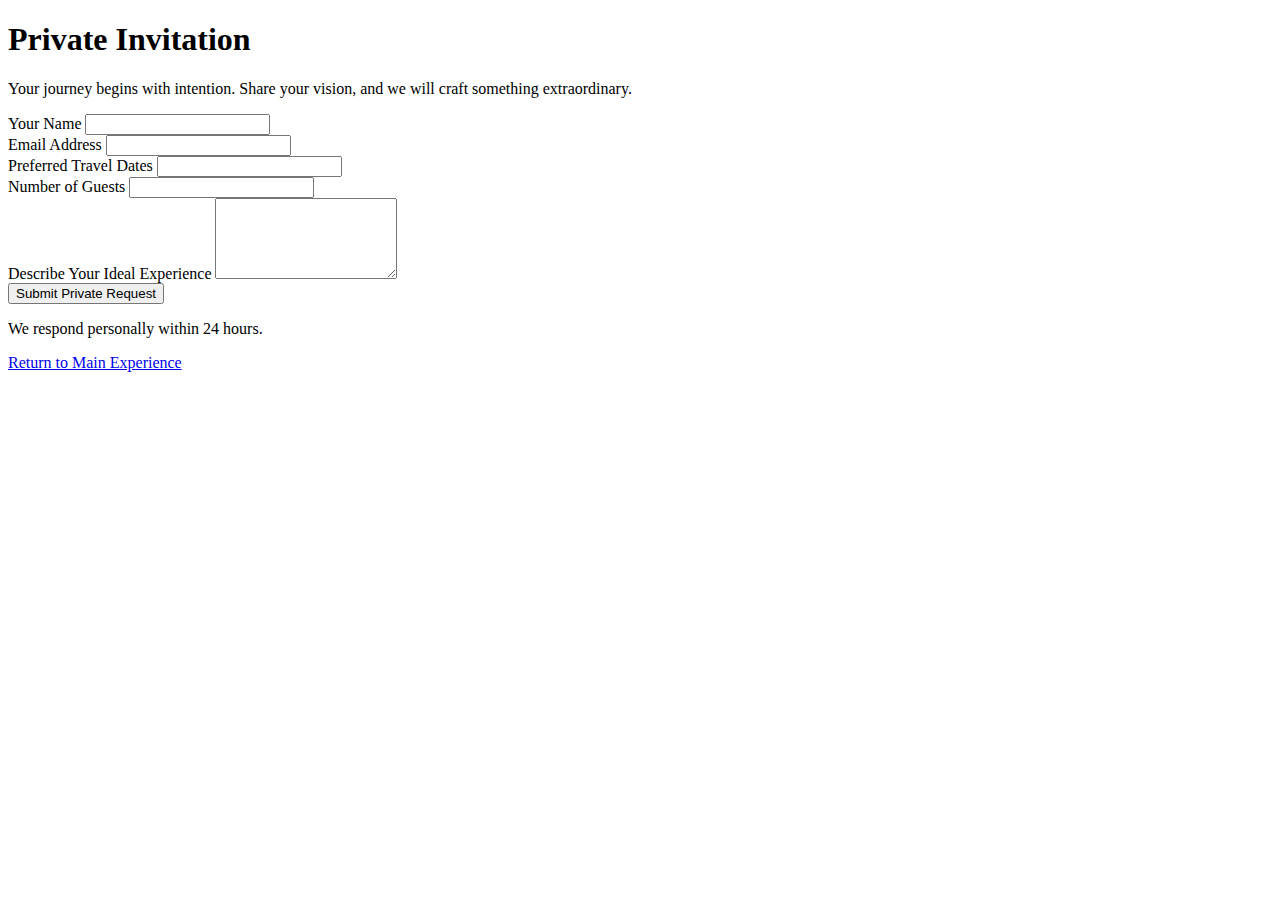
<file: add-service.html>
<!DOCTYPE html>
<html lang="en">
<head>
<meta charset="UTF-8">
<meta name="viewport" content="width=device-width, initial-scale=1.0">
<title>Private Invitation | Sunny Roads Adventures</title>

<link rel="stylesheet" href="style.css">
<link href="https://fonts.googleapis.com/css2?family=Playfair+Display:wght@500;700&family=Inter:wght@300;400;600&display=swap" rel="stylesheet">
</head>

<body class="invitation-body">

<section class="invitation-hero">
  <div class="overlay"></div>
  <div class="invitation-content">
    <h1>Private Invitation</h1>
    <p>
      Your journey begins with intention.
      Share your vision, and we will craft something extraordinary.
    </p>
  </div>
</section>

<div class="gold-divider"></div>

<section class="invitation-form-section">
  <form 
    class="invitation-form"
    action="https://formspree.io/f/xrealgyw"
    method="POST"
  >
  
    <!-- OPTIONAL REDIRECT (UNCOMMENT IF YOU ADD THANKYOU.HTML) -->
    <!--
    <input type="hidden" name="_redirect" value="https://sunnyroadsadventures.github.io/sunnyroadsadventures/thankyou.html">
    -->

    <div class="form-group">
      <label>Your Name</label>
      <input type="text" name="name" required>
    </div>

    <div class="form-group">
      <label>Email Address</label>
      <input type="email" name="email" required>
    </div>

    <div class="form-group">
      <label>Preferred Travel Dates</label>
      <input type="text" name="dates">
    </div>

    <div class="form-group">
      <label>Number of Guests</label>
      <input type="number" name="guests" min="1">
    </div>

    <div class="form-group">
      <label>Describe Your Ideal Experience</label>
      <textarea name="message" rows="5"></textarea>
    </div>

    <button type="submit" class="btn-gold">Submit Private Request</button>

  </form>
</section>

<div class="gold-divider"></div>

<section class="invitation-footer">
  <p>We respond personally within 24 hours.</p>
  <a href="index.html" class="back-link">Return to Main Experience</a>
</section>

<script src="main.js"></script>
</body>
</html>
</file>
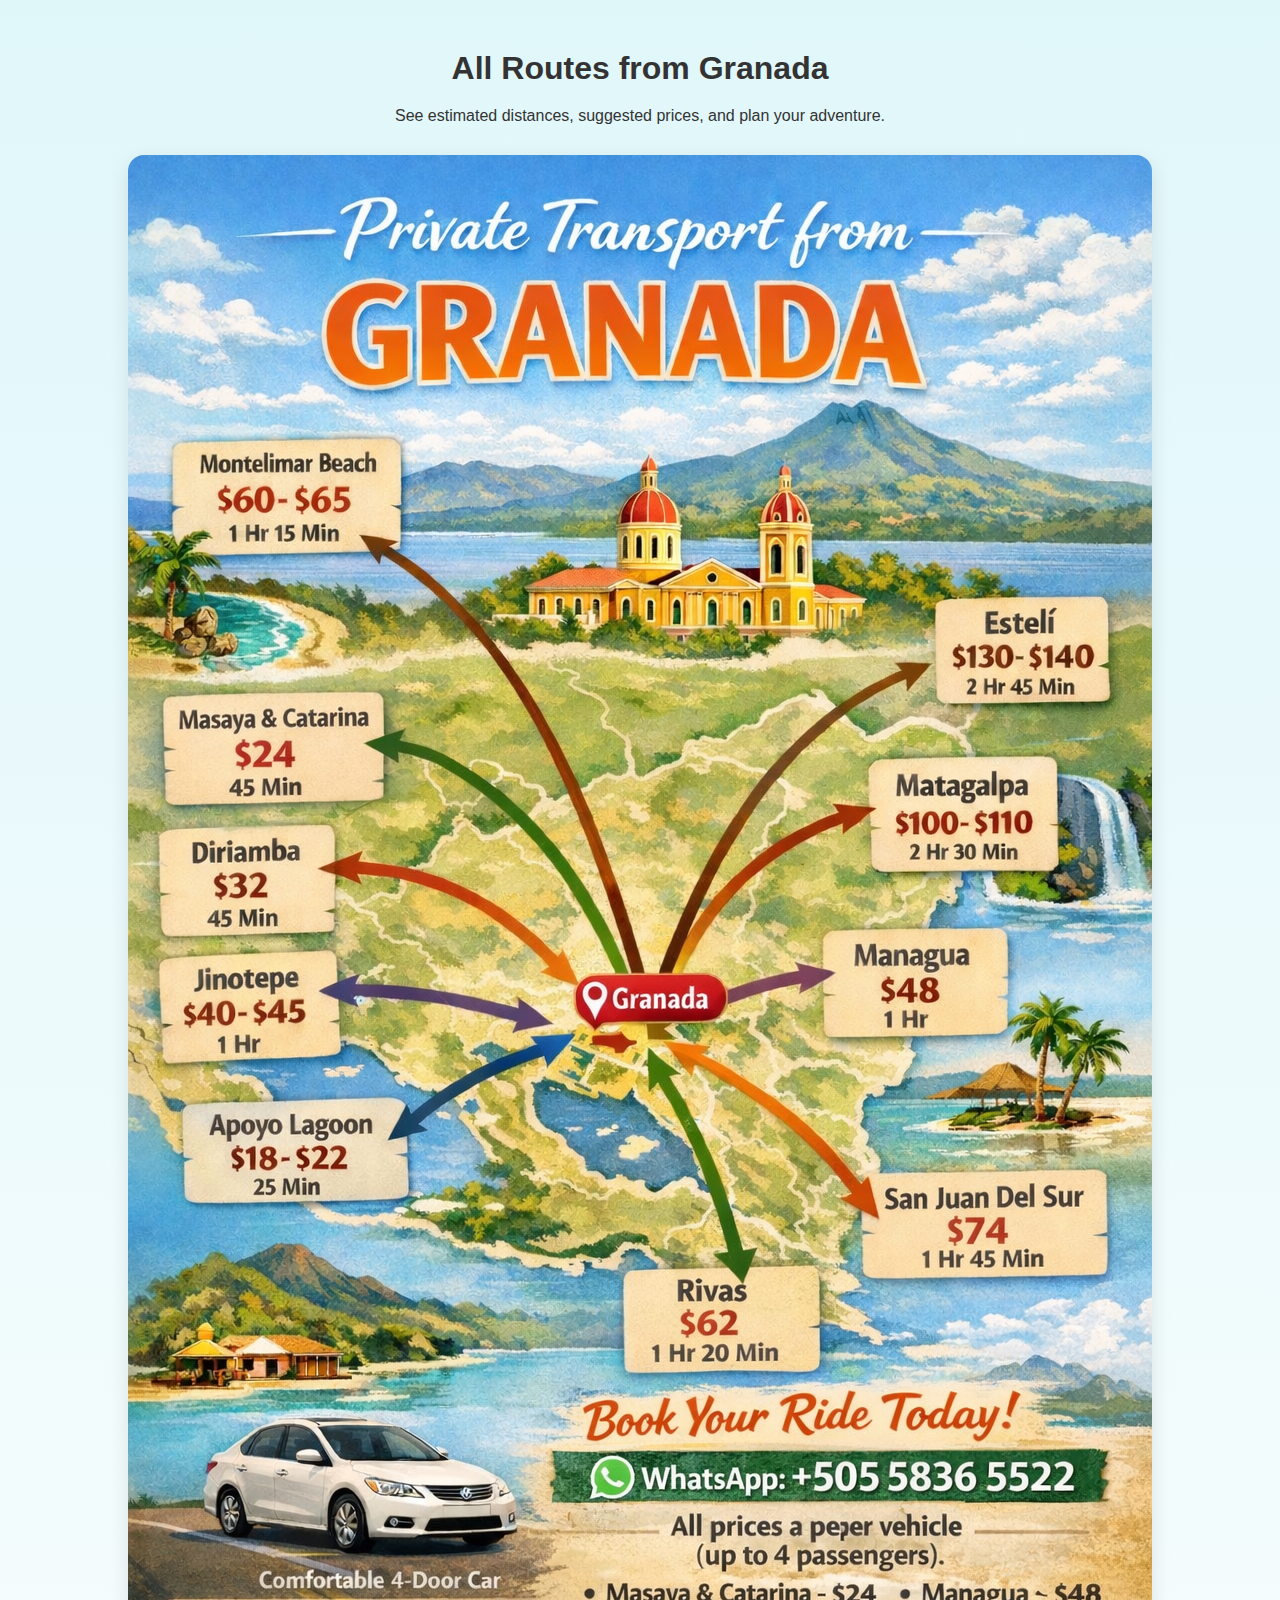
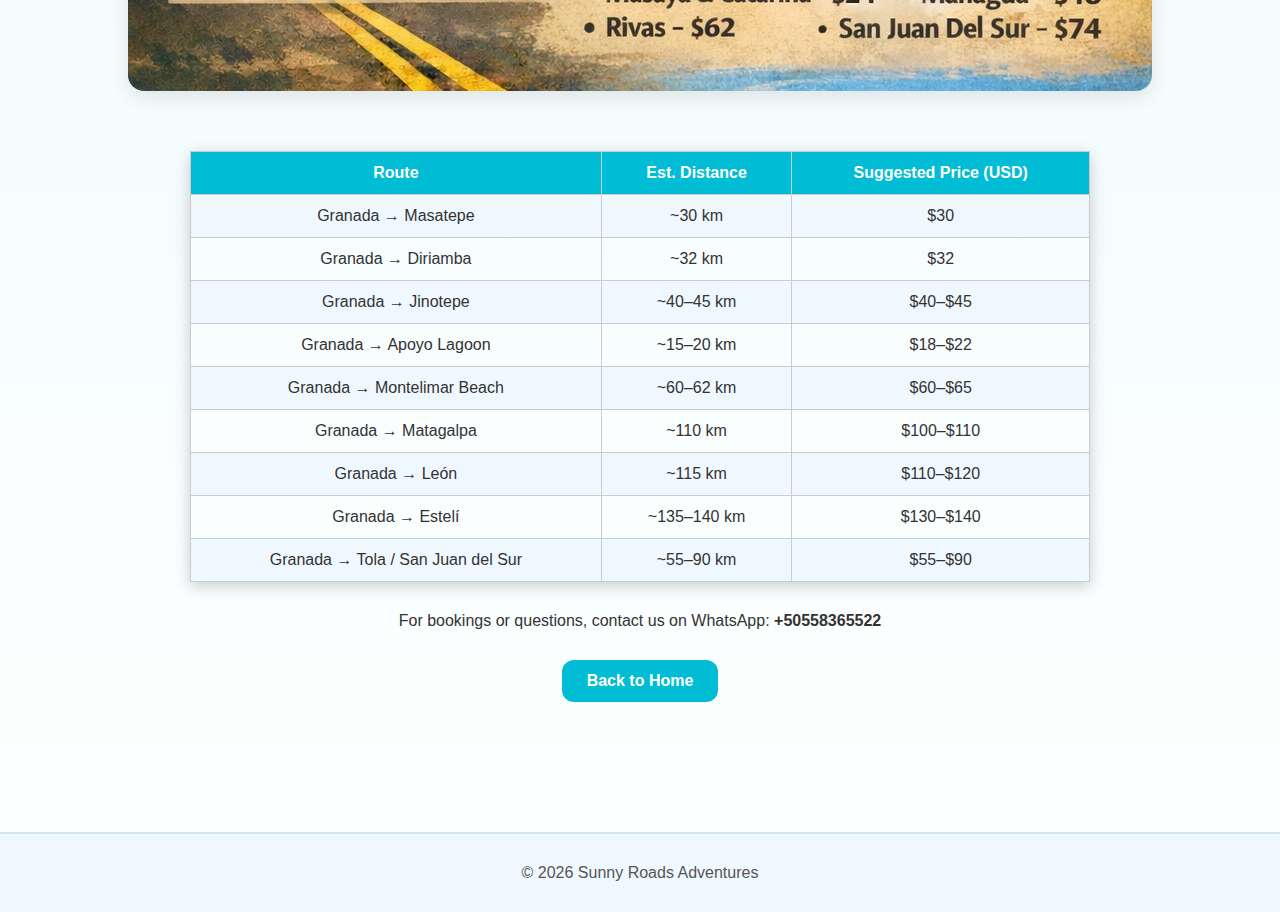
<file: all-routes.html>
<!DOCTYPE html>
<html lang="en">
<head>
<meta charset="UTF-8">
<meta name="viewport" content="width=device-width, initial-scale=1.0">
<title>Sunny Roads Adventures - All Routes</title>
<style>
/* ===== BASE STYLES ===== */
* {
  margin: 0;
  padding: 0;
  box-sizing: border-box;
}

body {
  font-family: 'Segoe UI', Tahoma, Geneva, Verdana, sans-serif;
  background: linear-gradient(to bottom, #e0f7fa, #ffffff);
  color: #333;
  overflow-x: hidden;
}

h1, h2, h3 {
  margin-bottom: 20px;
  font-weight: 700;
}

section {
  min-height: 100vh;
  display: flex;
  flex-direction: column;
  align-items: center;
  justify-content: flex-start;
  padding: 50px 20px;
  text-align: center;
}

/* ===== MAP IMAGE ===== */
#routeMap {
  max-width: 90%;
  margin: 30px 0;
  border-radius: 16px;
  box-shadow: 0 6px 20px rgba(0,0,0,0.1);
}

/* ===== TABLE ===== */
table {
  border-collapse: collapse;
  width: 90%;
  max-width: 900px;
  margin: 30px 0;
  box-shadow: 0 4px 15px rgba(0,0,0,0.2);
}

th, td {
  padding: 12px 15px;
  border: 1px solid #ccc;
  text-align: center;
}

th {
  background-color: #00bcd4;
  color: #fff;
  font-weight: 600;
}

tr:nth-child(even) {
  background-color: #f0f8ff;
}

tr:hover {
  background-color: #e0f7fa;
}

/* ===== BACK BUTTON ===== */
.backHome {
  display: inline-block;
  margin: 30px 0;
  padding: 12px 25px;
  border-radius: 12px;
  background-color: #00bcd4;
  color: #fff;
  font-weight: 600;
  text-decoration: none;
  transition: all 0.3s ease;
}

/* ===== FOOTER ===== */
footer {
  width: 100%;
  padding: 30px;
  text-align: center;
  background: #f0f8ff;
  border-top: 2px solid #d0e6f0;
  margin-top: 50px;
}

footer p {
  color: #555;
  font-weight: 500;
}
</style>
</head>
<body>

<section id="allRoutes">
  <h1>All Routes from Granada</h1>
  <p>See estimated distances, suggested prices, and plan your adventure.</p>

  <!-- MAP IMAGE -->
  <img id="routeMap" src="map.png" alt="Tour Map of Granada Area">

  <!-- TRANSPORT PRICES TABLE -->
  <table>
    <tr>
      <th>Route</th>
      <th>Est. Distance</th>
      <th>Suggested Price (USD)</th>
    </tr>
    <tr>
      <td>Granada → Masatepe</td>
      <td>~30 km</td>
      <td>$30</td>
    </tr>
    <tr>
      <td>Granada → Diriamba</td>
      <td>~32 km</td>
      <td>$32</td>
    </tr>
    <tr>
      <td>Granada → Jinotepe</td>
      <td>~40–45 km</td>
      <td>$40–$45</td>
    </tr>
    <tr>
      <td>Granada → Apoyo Lagoon</td>
      <td>~15–20 km</td>
      <td>$18–$22</td>
    </tr>
    <tr>
      <td>Granada → Montelimar Beach</td>
      <td>~60–62 km</td>
      <td>$60–$65</td>
    </tr>
    <tr>
      <td>Granada → Matagalpa</td>
      <td>~110 km</td>
      <td>$100–$110</td>
    </tr>
    <tr>
      <td>Granada → León</td>
      <td>~115 km</td>
      <td>$110–$120</td>
    </tr>
    <tr>
      <td>Granada → Estelí</td>
      <td>~135–140 km</td>
      <td>$130–$140</td>
    </tr>
    <tr>
      <td>Granada → Tola / San Juan del Sur</td>
      <td>~55–90 km</td>
      <td>$55–$90</td>
    </tr>
  </table>

  <!-- WHATSAPP CONTACT -->
  <p>For bookings or questions, contact us on WhatsApp: <strong>+50558365522</strong></p>

  <!-- BACK TO HOME -->
  <a href="index.html" class="backHome">Back to Home</a>
</section>

<footer>
  <p>© 2026 Sunny Roads Adventures</p>
</footer>

</body>
</html>
</file>
<file: style.css>

</file>
